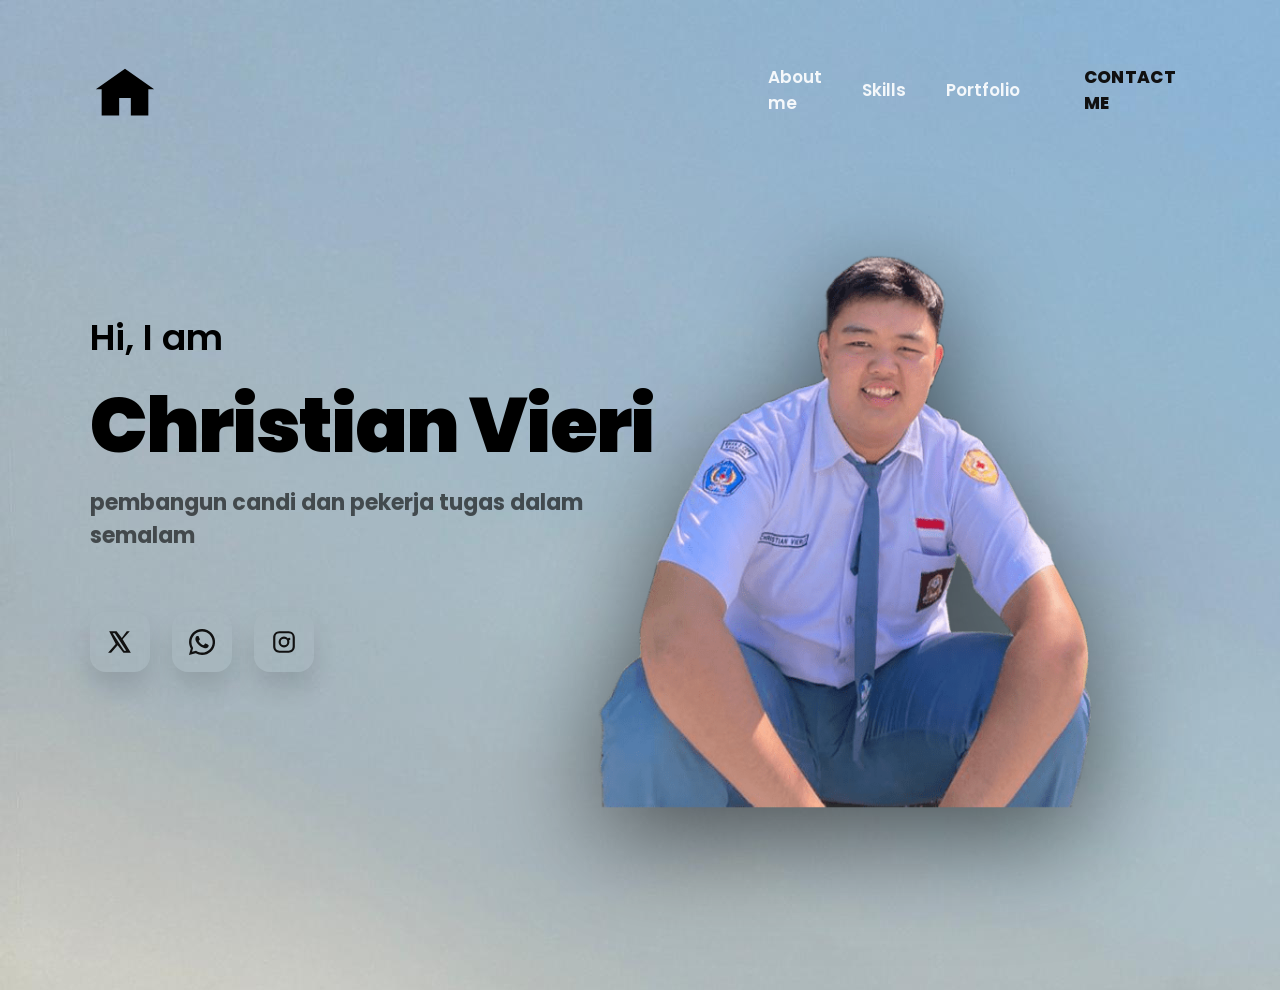
<file: index.html>
<!doctype html>
<html lang="id">
<head>
  <meta charset="utf-8" />
  <meta name="viewport" content="width=device-width, initial-scale=1" />
  <title>Portofolio Christian Vieri</title>

  <link rel="preconnect" href="https://fonts.googleapis.com">
  <link rel="preconnect" href="https://fonts.gstatic.com" crossorigin>
  <link href="https://fonts.googleapis.com/css2?family=Poppins:wght@400;500;600;700;800;900&display=swap" rel="stylesheet">

  <link rel="stylesheet" href="Style.css" />
</head>
<body>

  <!-- HERO -->
  <main class="hero">
    <section class="panel panel-left">
          <a href="index.html" class="logo" aria-label="Home">
      <svg viewBox="0 0 24 24" fill="currentColor">
        <path d="M12 3 2 10h2v9h6v-6h4v6h6v-9h2L12 3Z"/>
      </svg>
    </a>
    
      <div class="content">
        <p class="intro">Hi, I am</p>
        <h1 class="title">Christian Vieri</h1>
        <p class="subtitle">pembangun candi dan pekerja tugas dalam semalam</p>

    <div class="social">

      <!-- X -->
      <a class="social-btn" 
        href="https://x.com/" 
        target="_blank" 
        rel="noopener noreferrer"
        aria-label="X">
        <svg viewBox="0 0 24 24" fill="currentColor">
          <path d="M18.244 2H21l-6.56 7.5L22 22h-6.828l-5.35-7.01L3.8 22H1l7.04-8.05L2 2h6.828l4.84 6.35L18.244 2Zm-2.396 18h1.89L7.2 4h-2l10.648 16Z"/>
        </svg>
      </a>

      <!-- Whatsapp -->
      <a class="social-btn" 
         href="https://wa.me/6281228995056" 
          target="_blank" 
          rel="noopener noreferrer"
          aria-label="Whatsapp">
          <svg viewBox="0 0 24 24" fill="currentColor">
         <path d="M20.52 3.48A11.82 11.82 0 0 0 12.05 0C5.43 0 .05 5.38.05 12c0 2.11.55 4.17 1.6 5.98L0 24l6.18-1.62A11.94 11.94 0 0 0 12.05 24C18.67 24 24.05 18.62 24.05 12c0-3.2-1.25-6.22-3.53-8.52ZM12.05 21.8c-1.83 0-3.63-.5-5.2-1.45l-.37-.22-3.67.96.98-3.58-.24-.37A9.78 9.78 0 0 1 2.25 12c0-5.41 4.39-9.8 9.8-9.8s9.8 4.39 9.8 9.8-4.39 9.8-9.8 9.8Zm5.41-7.34c-.3-.15-1.77-.87-2.05-.97-.27-.1-.47-.15-.67.15-.2.3-.77.97-.95 1.17-.17.2-.35.22-.65.07-.3-.15-1.27-.47-2.41-1.5-.89-.79-1.49-1.77-1.67-2.07-.17-.3-.02-.47.13-.62.13-.13.3-.35.45-.52.15-.17.2-.3.3-.5.1-.2.05-.37-.02-.52-.07-.15-.67-1.62-.92-2.22-.24-.58-.48-.5-.67-.51h-.57c-.2 0-.52.07-.8.37-.27.3-1.05 1.02-1.05 2.5s1.08 2.9 1.23 3.1c.15.2 2.12 3.24 5.13 4.54.72.31 1.28.5 1.72.64.72.23 1.37.2 1.88.12.57-.08 1.77-.72 2.02-1.42.25-.7.25-1.3.17-1.42-.07-.12-.27-.2-.57-.35Z"/>
          </svg>
</a>

      <!-- Instagram -->
      <a class="social-btn" 
       href="https://instagram.com/Christian_vs_" 
        target="_blank" 
        rel="noopener noreferrer"
        aria-label="Instagram">

        <svg viewBox="0 0 24 24" fill="currentColor">
        <path d="M7.75 2C4.57 2 2 4.57 2 7.75v8.5C2 19.43 4.57 22 7.75 22h8.5C19.43 22 22 19.43 22 16.25v-8.5C22 4.57 19.43 2 16.25 2h-8.5Zm0 2h8.5A3.75 3.75 0 0 1 20 7.75v8.5A3.75 3.75 0 0 1 16.25 20h-8.5A3.75 3.75 0 0 1 4 16.25v-8.5A3.75 3.75 0 0 1 7.75 4Zm4.25 3a5 5 0 1 0 0 10 5 5 0 0 0 0-10Zm0 2a3 3 0 1 1 0 6 3 3 0 0 1 0-6Zm4.75-.88a1.12 1.12 0 1 0 0 2.24 1.12 1.12 0 0 0 0-2.24Z"/>
        </svg>
      </a>

    </div>
    </section>

    <section class="panel panel-right">
      <header class="nav">
        <a href="aboutme.html">About me</a>
        <a href="skill.html">Skills</a>
        <a href="portofolio.html">Portfolio</a>
        <a class="cta" href="contacme.html">CONTACT ME</a>
      </header>

      <div class="photo-area">
        <img src="foto.png" alt="Profile" class="photo" />
      </div>
    </section>

    <div class="divider"></div>
  </main>

  <!-- SECTION HITAM
  <section class="about-section">
    <div class="about-container">
      <h2 class="about-title">IT BERRIES</h2>

      <p class="about-text">
        Nulla in velit a metus rhoncus tempus. Nulla congue nulla vel sem varius finibus.
        Sed ornare sit amet lorem sed viverra. In vel urna quis libero viverra facilisis ut ac est.
        Morbi commodo, eros in dignissim tempus, lacus odio rutrum augue,
        in semper sem magna quis tellus. Etiam enim erat, suscipit eu semper a, dictum sit amet elit.
      </p>

      <a href="#" class="read-more">READ MORE</a>
    </div>
  </section> -->

</body>
</html>
</file>
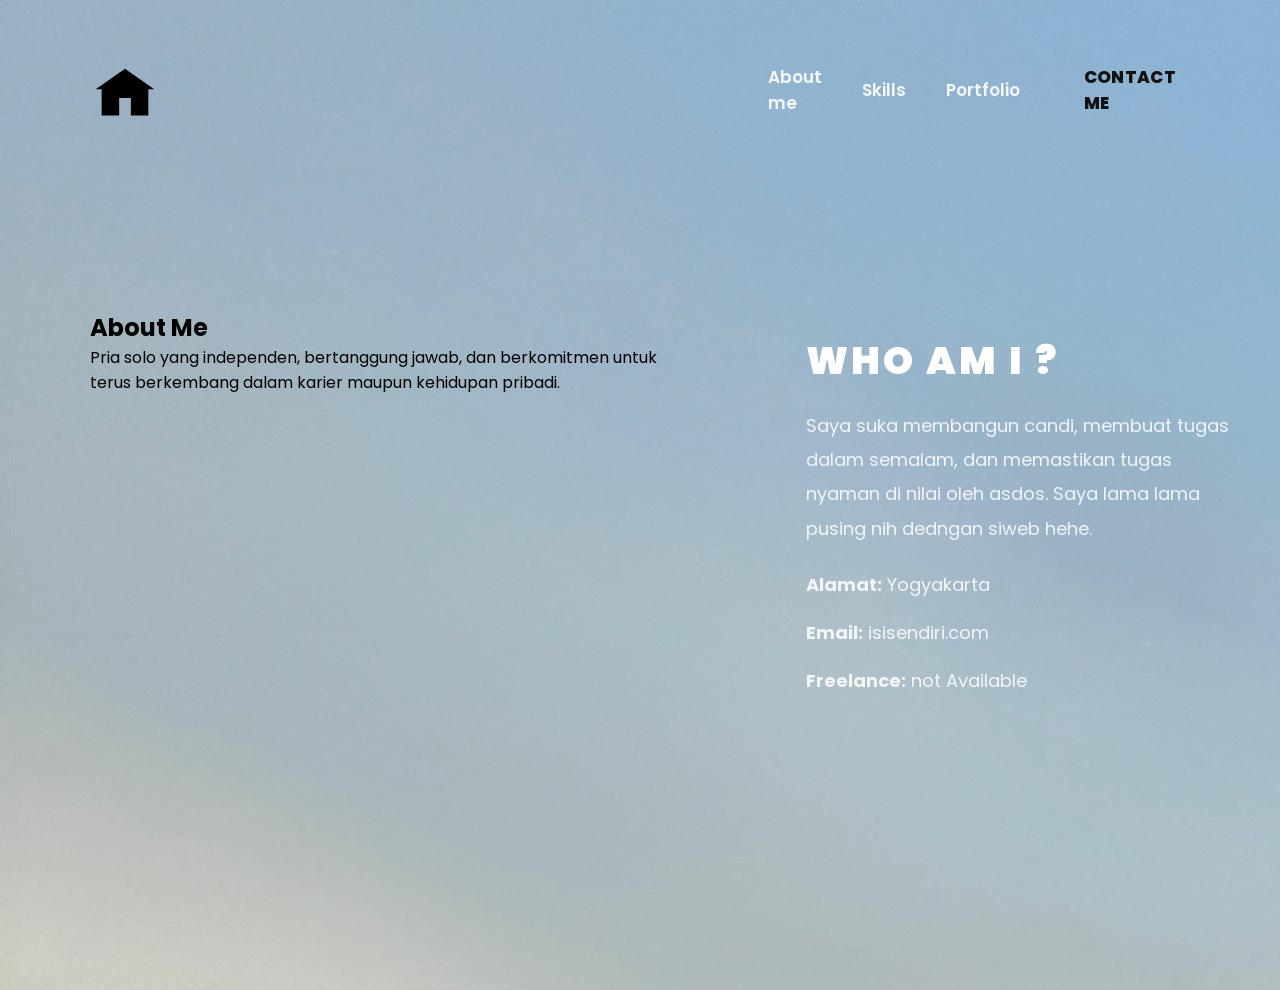
<file: aboutme.html>
<!doctype html>
<html lang="id">
<head>
  <meta charset="utf-8" />
  <meta name="viewport" content="width=device-width, initial-scale=1" />
  <title>About Me - Mr Budi Isnan</title>

  <link rel="preconnect" href="https://fonts.googleapis.com">
  <link rel="preconnect" href="https://fonts.gstatic.com" crossorigin>
  <link href="https://fonts.googleapis.com/css2?family=Poppins:wght@400;500;600;700;800;900&display=swap" rel="stylesheet">

  <link rel="stylesheet" href="Style.css" />
</head>
<body>

  <main class="hero hero-about">
    <!-- LEFT -->
    <section class="panel panel-left">
              <a href="index.html" class="logo" aria-label="Home">
      <svg viewBox="0 0 24 24" fill="currentColor">
        <path d="M12 3 2 10h2v9h6v-6h4v6h6v-9h2L12 3Z"/>
      </svg>
    </a>

      <div class="content">
        <h1 class="page-title">About Me</h1>
        <p class="page-desc">
         Pria solo yang independen, bertanggung jawab, dan berkomitmen untuk terus berkembang dalam karier maupun kehidupan pribadi.
        </p>
      </div>
    </section>

    <!-- RIGHT -->
    <section class="panel panel-right">
      <header class="nav">
        <a class="active" href="aboutme.html">About me</a>
        <a href="skill.html">Skills</a>
        <a href="portofolio.html">Portfolio</a>
        <a class="cta" href="contacme.html">CONTACT ME</a>
      </header>

      <div class="right-content">
        <h2 class="right-title">WHO AM I ?</h2>
        <p class="right-text">
          Saya suka membangun candi, membuat tugas dalam semalam,
          dan memastikan tugas nyaman di nilai oleh asdos.
          Saya lama lama pusing nih dedngan siweb hehe.
        </p>

        <div style="margin-top:22px; display:grid; gap:14px;">
          <p class="right-text"><b>Alamat:</b> Yogyakarta</p>
          <p class="right-text"><b>Email:</b> isisendiri.com</p>
          <p class="right-text"><b>Freelance:</b> not Available</p>
        </div>
      </div>
    </section>

    <div class="divider" aria-hidden="true"></div>
  </main>
</file>
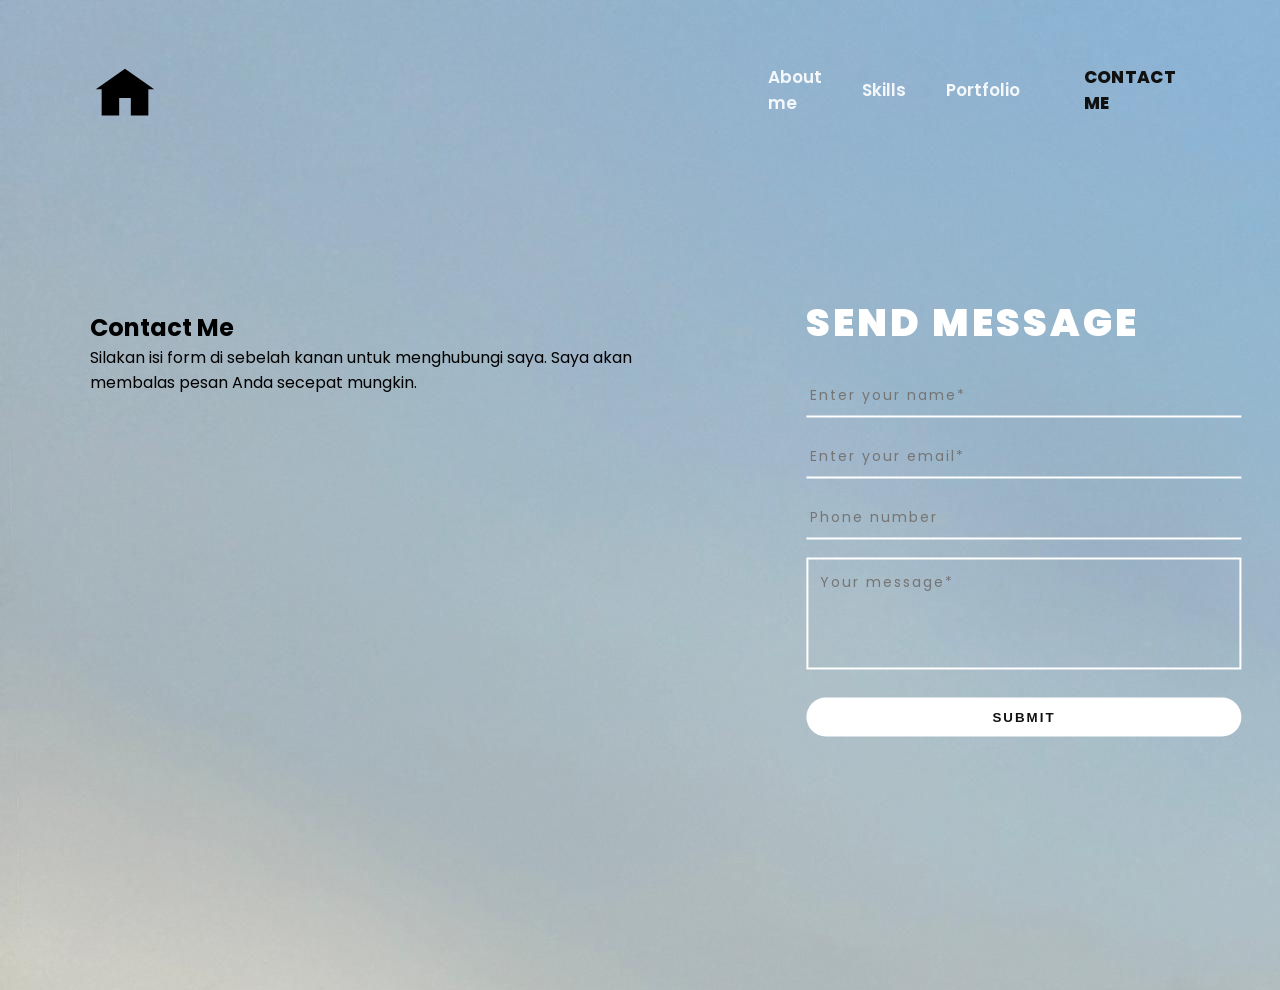
<file: contacme.html>
<!doctype html>
<html lang="id">
<head>
  <meta charset="utf-8" />
  <meta name="viewport" content="width=device-width, initial-scale=1" />
  <title>Contact - Christian Vieri</title>

  <link rel="preconnect" href="https://fonts.googleapis.com">
  <link rel="preconnect" href="https://fonts.gstatic.com" crossorigin>
  <link href="https://fonts.googleapis.com/css2?family=Poppins:wght@400;500;600;700;800;900&display=swap" rel="stylesheet">

  <link rel="stylesheet" href="Style.css" />
</head>
<body>

  <main class="hero">

    <!-- LEFT -->
    <section class="panel panel-left">

               <a href="index.html" class="logo" aria-label="Home">
      <svg viewBox="0 0 24 24" fill="currentColor">
        <path d="M12 3 2 10h2v9h6v-6h4v6h6v-9h2L12 3Z"/>
      </svg>
    </a>

      <div class="content">
        <h1 class="page-title">Contact Me</h1>
        <p class="page-desc">
          Silakan isi form di sebelah kanan untuk menghubungi saya.
          Saya akan membalas pesan Anda secepat mungkin.
        </p>

      </div>
    </section>

    <!-- RIGHT -->
    <section class="panel panel-right">
      <header class="nav">
        <a href="aboutme.html">About me</a>
        <a href="skill.html">Skills</a>
        <a href="portofolio.html">Portfolio</a>
        <a class="cta" href="contactme.html">CONTACT ME</a>
      </header>

      <div class="right-content">
        <h2 class="right-title">SEND MESSAGE</h2>

        <form class="contact-form" style="margin-top:24px; display:grid; gap:18px;">

          <input type="text" placeholder="Enter your name*" required
            style="background:transparent;border:none;border-bottom:2px solid rgb(255, 255, 255);padding:10px 4px;color:#ffffff;font-family:inherit;outline:none;">

          <input type="email" placeholder="Enter your email*" required
            style="background:transparent;border:none;border-bottom:2px solid rgb(255, 255, 255);padding:10px 4px;color:#ffffff;font-family:inherit;outline:none;">

          <input type="text" placeholder="Phone number"
            style="background:transparent;border:none;border-bottom:2px solid rgb(255, 255, 255);padding:10px 4px;color:#ffffff;font-family:inherit;outline:none;">

          <textarea rows="4" placeholder="Your message*" required
            style="background:transparent;border:2px solid rgb(255, 255, 255);padding:12px;color:#ffffff;font-family:inherit;outline:none;resize:none;"></textarea>

          <button type="submit"
            style="margin-top:10px;background:#fff;color:#111;border:none;padding:12px 20px;border-radius:999px;font-weight:800;letter-spacing:2px;cursor:pointer;">
            SUBMIT
          </button>

        </form>
      </div>
    </section>

    <div class="divider" aria-hidden="true"></div>

  </main>

</body>
</html>
</file>
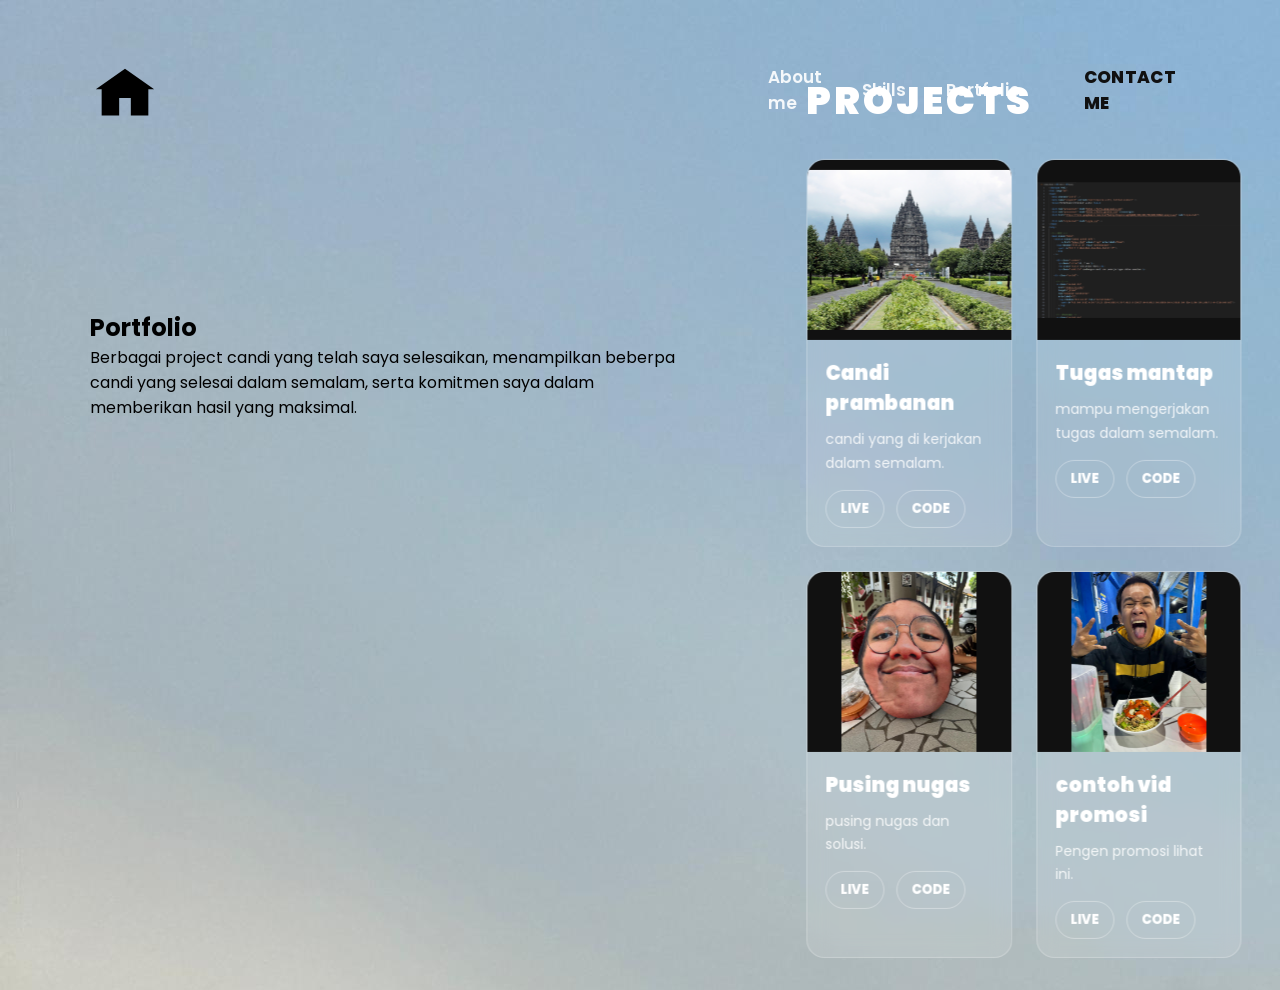
<file: portofolio.html>
<!doctype html>
<html lang="id">
<head>
  <meta charset="utf-8" />
  <meta name="viewport" content="width=device-width, initial-scale=1" />
  <title>Portfolio - Christian Vieri</title>

  <link rel="preconnect" href="https://fonts.googleapis.com">
  <link rel="preconnect" href="https://fonts.gstatic.com" crossorigin>
  <link href="https://fonts.googleapis.com/css2?family=Poppins:wght@400;500;600;700;800;900&display=swap" rel="stylesheet">

  <link rel="stylesheet" href="Style.css" />
</head>
<body>

  <main class="hero hero-page">

    <!-- LEFT -->
    <section class="panel panel-left">

    <a href="index.html" class="logo" aria-label="Home">
      <svg viewBox="0 0 24 24" fill="currentColor">
        <path d="M12 3 2 10h2v9h6v-6h4v6h6v-9h2L12 3Z"/>
      </svg>
    </a>

      <div class="content">
        <h1 class="page-title">Portfolio</h1>
        <p class="page-desc">
         Berbagai project candi yang telah saya selesaikan, menampilkan beberpa candi
         yang selesai dalam semalam, serta komitmen saya dalam memberikan hasil yang maksimal.
        </p>
      </div>
    </section>

    <!-- RIGHT -->
    <section class="panel panel-right">
      <header class="nav">
        <a href="aboutme.html">About me</a>
        <a href="skill.html">Skills</a>
        <a class="active" href="portofolio.html">Portfolio</a>
        <a class="cta" href="contacme.html">CONTACT ME</a>
      </header>

      <div class="right-content">
        <h2 class="right-title">PROJECTS</h2>

        <div class="portfolio-wrap">

          <!-- PROJECT 1 -->
          <article class="project">
            <div class="project-thumb">
              <img src="prambanan.jpg" alt="Landing Page">
            </div>

            <div class="project-body">
              <h3 class="project-title">Candi prambanan</h3>
              <p class="project-desc">
                candi yang di kerjakan dalam semalam.
              </p>

              <div class="project-links">
                <a href="https://youtu.be/sDNHiBHMG8s?si=tlDTJymDC5kSMz1y" target="_blank">LIVE</a>
                <a href="https://youtu.be/sDNHiBHMG8s?si=tlDTJymDC5kSMz1y" target="_blank">CODE</a>
              </div>
            </div>
          </article>

          <!-- PROJECT 2 -->
          <article class="project">
            <div class="project-thumb">
              <img src="Tugas.png" alt="Admin Dashboard">
            </div>

            <div class="project-body">
              <h3 class="project-title">Tugas mantap</h3>
              <p class="project-desc">
                mampu mengerjakan tugas dalam semalam.
              </p>

              <div class="project-links">
                <a href="https://youtu.be/kpfgFzfYHk4?si=Qs3nOjKo9fwV0PtP" target="_blank">LIVE</a>
                <a href="https://youtu.be/kpfgFzfYHk4?si=Qs3nOjKo9fwV0PtP" target="_blank">CODE</a>
              </div>
            </div>
          </article>

          <!-- PROJECT 3 -->
          <article class="project">
            <div class="project-thumb">
              <img src="posing.jpeg" alt="Portfolio Website">
            </div>

            <div class="project-body">
              <h3 class="project-title">Pusing nugas</h3>
              <p class="project-desc">
                pusing nugas dan solusi.
              </p>

              <div class="project-links">
                <a href="https://youtu.be/R0on0Hat2AY?si=nP4Fg3E9wSfdGsZX" target="_blank">LIVE</a>
                <a href="https://youtu.be/R0on0Hat2AY?si=nP4Fg3E9wSfdGsZX" target="_blank">CODE</a>
              </div>
            </div>
          </article>

          <!-- PROJECT 4 -->
          <article class="project">
            <div class="project-thumb">
              <img src="Mukbang.jpeg" alt="Mini App">
            </div>

            <div class="project-body">
              <h3 class="project-title">contoh vid promosi</h3>
              <p class="project-desc">
                Pengen promosi lihat ini.
              </p>

              <div class="project-links">
                <a href="https://youtu.be/v7JgzrXzwzA?si=aHFv0lXIrKaRrveY" target="_blank">LIVE</a>
                <a href="https://youtu.be/v7JgzrXzwzA?si=aHFv0lXIrKaRrveY" target="_blank">CODE</a>
              </div>
            </div>
          </article>

        </div>
      </div>
    </section>

    <div class="divider" aria-hidden="true"></div>

  </main>

</body>
</html>
</file>
<file: Style.css>
/* :root{
  --left: #4599FE;
  --right: #EE0405;
  --divider: #031E49;

  --text: #111;
  --muted: rgba(0,0,0,.45);

  --white: #fff;
  --social-bg: #ffffff;
} */
body {
  background: linear-gradient(rgba(0,0,0,0.7), rgba(0,0,0,0.7)),url("background.jpeg");
    background-size: cover;
    background-position: center;
    background-repeat: no-repeat;
}

*{
  box-sizing: border-box;
  margin: 0;
  padding: 0;
}

html, body{
  height: 100%;
}

body{
  font-family: "Poppins", system-ui, -apple-system, Segoe UI, Roboto, Arial, sans-serif;
  overflow-x: hidden;
  background: #000;
  background-image: url('background.jpeg');
}

/* ================= HERO ================= */
.hero{
  min-height: 110vh;
  width: 100%;
  display: grid;
  grid-template-columns: 60% 40%;
  position: relative;
  overflow: hidden;
}

.panel{
  position: relative;
}

.panel-left{
  background: var(--left);
  padding: 60px 90px;
}

.panel-right{
  background: var(--right);
}

/* divider diagonal */
.divider{
  position: absolute;
  top: -20vh;
  bottom: -20vh;
  left: 50%;
  width: 320px;
  background: var(--divider);
  transform: skewX(-14deg);
  transform-origin: top;
  z-index: 3;
}

/* ================= LEFT CONTENT ================= */
.logo{
  width: 70px;
  height: 70px;
  border-radius: 18px;
  display: grid;
  place-items: center;
  font-weight: 900;
  letter-spacing: .5px;
  color: var(--text);
  background: var(--social-bg);
  font-size: 22px;
}

.content{
  margin-top: 180px;
  max-width: 650px;
}

.intro{
  margin-bottom: 20px;
  font-size: 36px;
  font-weight: 600;
  color: var(--text);
}

.title{
  font-size: clamp(64px, 6vw, 120px);
  line-height: 1.05;
  font-weight: 900;
  letter-spacing: -2px;
  color: var(--text);
}

.subtitle{
  margin-top: 20px;
  font-size: 22px;
  font-weight: 700;
  color: rgba(0,0,0,.6);
}

.social{
  margin-top: 60px;
  display: flex;
  gap: 22px;
}

.social-btn{
  width: 60px;
  height: 60px;
  border-radius: 16px;
  background: var(--social-bg);
  display: grid;
  place-items: center;
  text-decoration: none;
  color: #111;
  font-weight: 800;
  box-shadow: 0 16px 26px rgba(0,0,0,.12);
  transition: transform .15s ease, filter .15s ease;
}

.social-btn svg{
  width: 26px;
  height: 26px;
}

.social-btn:hover{
  transform: translateY(-3px);
  filter: brightness(1.05);
}

/* ================= NAV RIGHT ================= */
.nav{
  position: absolute;
  top: 50px;
  right: 80px;
  display: flex;
  align-items: center;
  gap: 40px;
  z-index: 6;
}

.nav a{
  color: rgba(255,255,255,.9);
  text-decoration: none;
  font-weight: 600;
  font-size: 17px;
}

.nav a:hover{
  color: #fff;
}

.cta{
  padding: 14px 24px;
  border-radius: 999px;
  background: var(--white);
  color: #111 !important;
  font-weight: 800 !important;
  letter-spacing: .3px;
}

/* ================= PHOTO ================= */
.photo-area{
  position: absolute;
  right: 90px;
  top: 50%;
  transform: translateY(-44%);
  z-index: 5;
}

.photo{
  width: min(650px, 50vw);
  height: auto;
  display: block;
  filter: drop-shadow(0 28px 55px rgba(0,0,0,.6));
}

/* ================= RIGHT CONTENT ================= */
.right-content{
  position: absolute;
  left: 50%;
  top: 50%;
  transform: translate(-50%, -50%);
  width: min(900px, 85%);
  z-index: 5;
  color: #fff;
}

.right-title{
  margin: 40px 0 20px;
  font-size: clamp(32px, 3vw, 50px);
  font-weight: 900;
  letter-spacing: 3px;
}

.right-text{
  margin: 0;
  color: rgba(255,255,255,.85);
  line-height: 1.9;
  font-size: 18px;
  max-width: 850px;
}

/* ================= SKILLS ================= */
.skills-wrap{
  margin-top: 30px;
  display: grid;
  grid-template-columns: repeat(4, 1fr);
  gap: 24px;
}

.skill-card{
  background: rgba(255,255,255,.15);
  border: 1px solid rgba(255,255,255,.25);
  border-radius: 18px;
  padding: 24px 18px;
  text-align: center;
  backdrop-filter: blur(10px);
}

.skill-icon{
  width: 70px;
  height: 70px;
  border-radius: 18px;
  margin: 0 auto 12px;
  display: grid;
  place-items: center;
  background: rgba(255,255,255,.9);
}

.skill-icon img{
  width: 42px;
  height: 42px;
}

.skill-name{
  font-weight: 800;
  letter-spacing: 2px;
  font-size: 14px;
}

/* ================= PORTFOLIO ================= */
.portfolio-wrap{
  margin-top: 30px;
  display: grid;
  grid-template-columns: repeat(2, 1fr);
  gap: 24px;
}

.project{
  border-radius: 18px;
  overflow: hidden;
  border: 1px solid rgba(255,255,255,.25);
  background: rgba(255,255,255,.12);
  backdrop-filter: blur(10px);
}

.project-thumb{
  height: 180px;
}

.project-thumb img{
  width: 100%;
  height: 100%;
  object-fit: contain;
  background: #111;
}

.project-body{
  padding: 18px;
}

.project-title{
  margin: 0 0 10px;
  font-weight: 900;
  font-size: 20px;
}

.project-desc{
  margin: 0 0 14px;
  color: rgba(255,255,255,.85);
  line-height: 1.7;
  font-size: 14px;
}

.project-links{
  display: flex;
  gap: 12px;
}

.project-links a{
  text-decoration: none;
  font-weight: 800;
  font-size: 13px;
  padding: 8px 14px;
  border-radius: 999px;
  border: 1px solid rgba(255,255,255,.35);
  color: #fff;
}

/* ================= CONTACT ================= */
.contact-page{
  min-height: 100vh;
  display: flex;
  align-items: center;
  justify-content: center;
  background: linear-gradient(135deg, var(--left), var(--right));
  padding: 60px 20px;
}

.contact-container{
  width: min(650px, 90%);
  text-align: center;
  color: var(--white);
}

.contact-title{
  display: inline-block;
  padding: 16px 50px;
  border: 3px solid var(--white);
  font-weight: 900;
  letter-spacing: 6px;
  margin-bottom: 40px;
}

.contact-form{
  display: flex;
  flex-direction: column;
  gap: 35px;
}

.contact-form input,
.contact-form textarea{
  width: 100%;
  background: transparent;
  border: none;
  border-bottom: 3px solid var(--white);
  padding: 14px 6px;
  font-family: inherit;
  font-size: 14px;
  letter-spacing: 2px;
  color: #fff;
  outline: none;
}

.contact-form textarea{
  resize: none;
  border: 3px solid var(--white);
  border-top: none;
  padding-top: 18px;
}

.contact-btn{
  margin-top: 20px;
  align-self: center;
  background: transparent;
  border: none;
  color: var(--white);
  font-weight: 800;
  letter-spacing: 4px;
  cursor: pointer;
  position: relative;
  padding: 12px 50px;
}

.contact-btn::before,
.contact-btn::after{
  content: "";
  position: absolute;
  top: 50%;
  width: 2px;
  height: 28px;
  background: var(--white);
  transform: translateY(-50%);
}

.contact-btn::before{ left: 0; }
.contact-btn::after{ right: 0; }

/* ================= RESPONSIVE ================= */
@media (max-width: 980px){

  .hero{
    grid-template-columns: 1fr;
  }

  .divider{
    display: none;
  }

  .panel-left{
    padding: 40px 20px;
  }

  .content{
    margin-top: 100px;
  }

  .nav{
    position: sticky;
    top: 0;
    right: auto;
    justify-content: flex-end;
    padding: 16px 20px;
    background: rgba(0,0,0,.6);
    gap: 20px;
  }

  .photo-area{
    position: static;
    transform: none;
    padding: 40px 20px;
    display: grid;
    place-items: center;
  }

  .photo{
    width: 90%;
  }

  .right-content{
    position: static;
    transform: none;
    width: 100%;
    padding: 40px 20px;
  }

  .skills-wrap{
    grid-template-columns: repeat(2, 1fr);
  }

  .portfolio-wrap{
    grid-template-columns: 1fr;
  }
}
</file>
